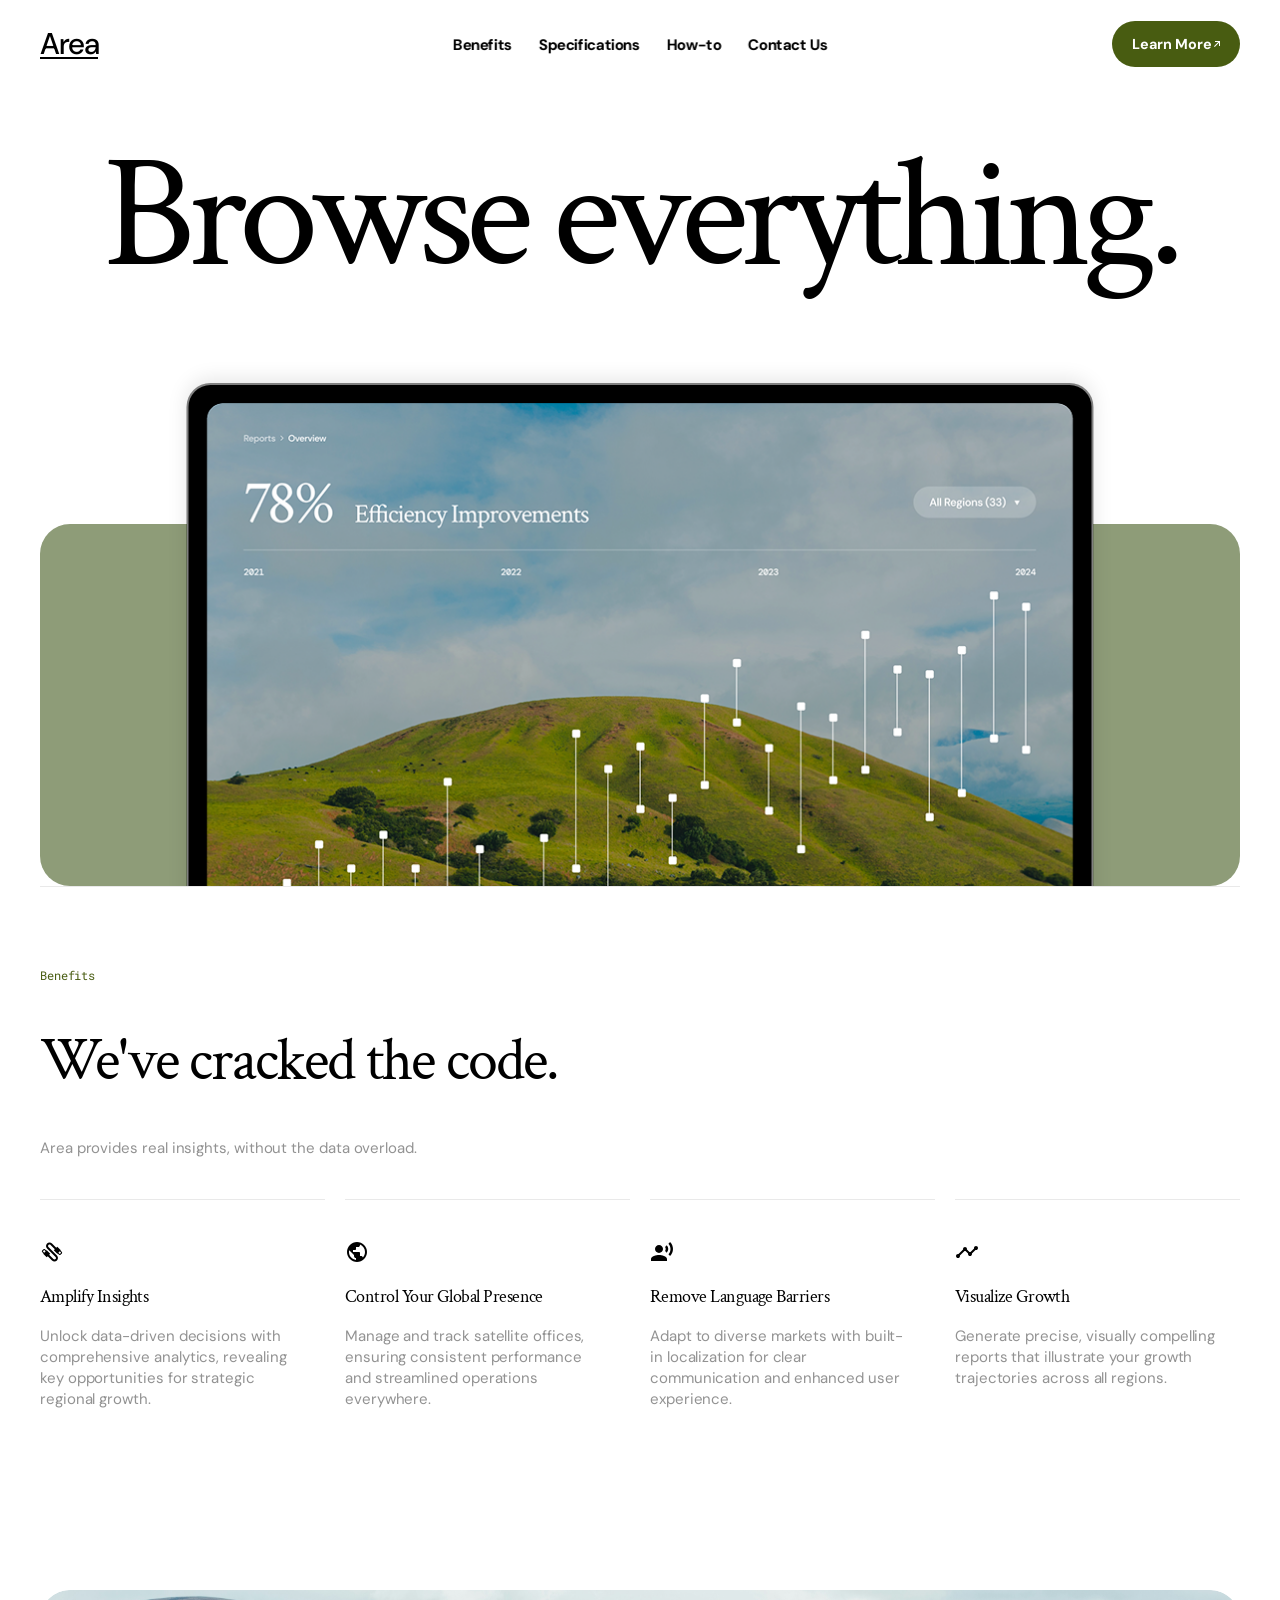
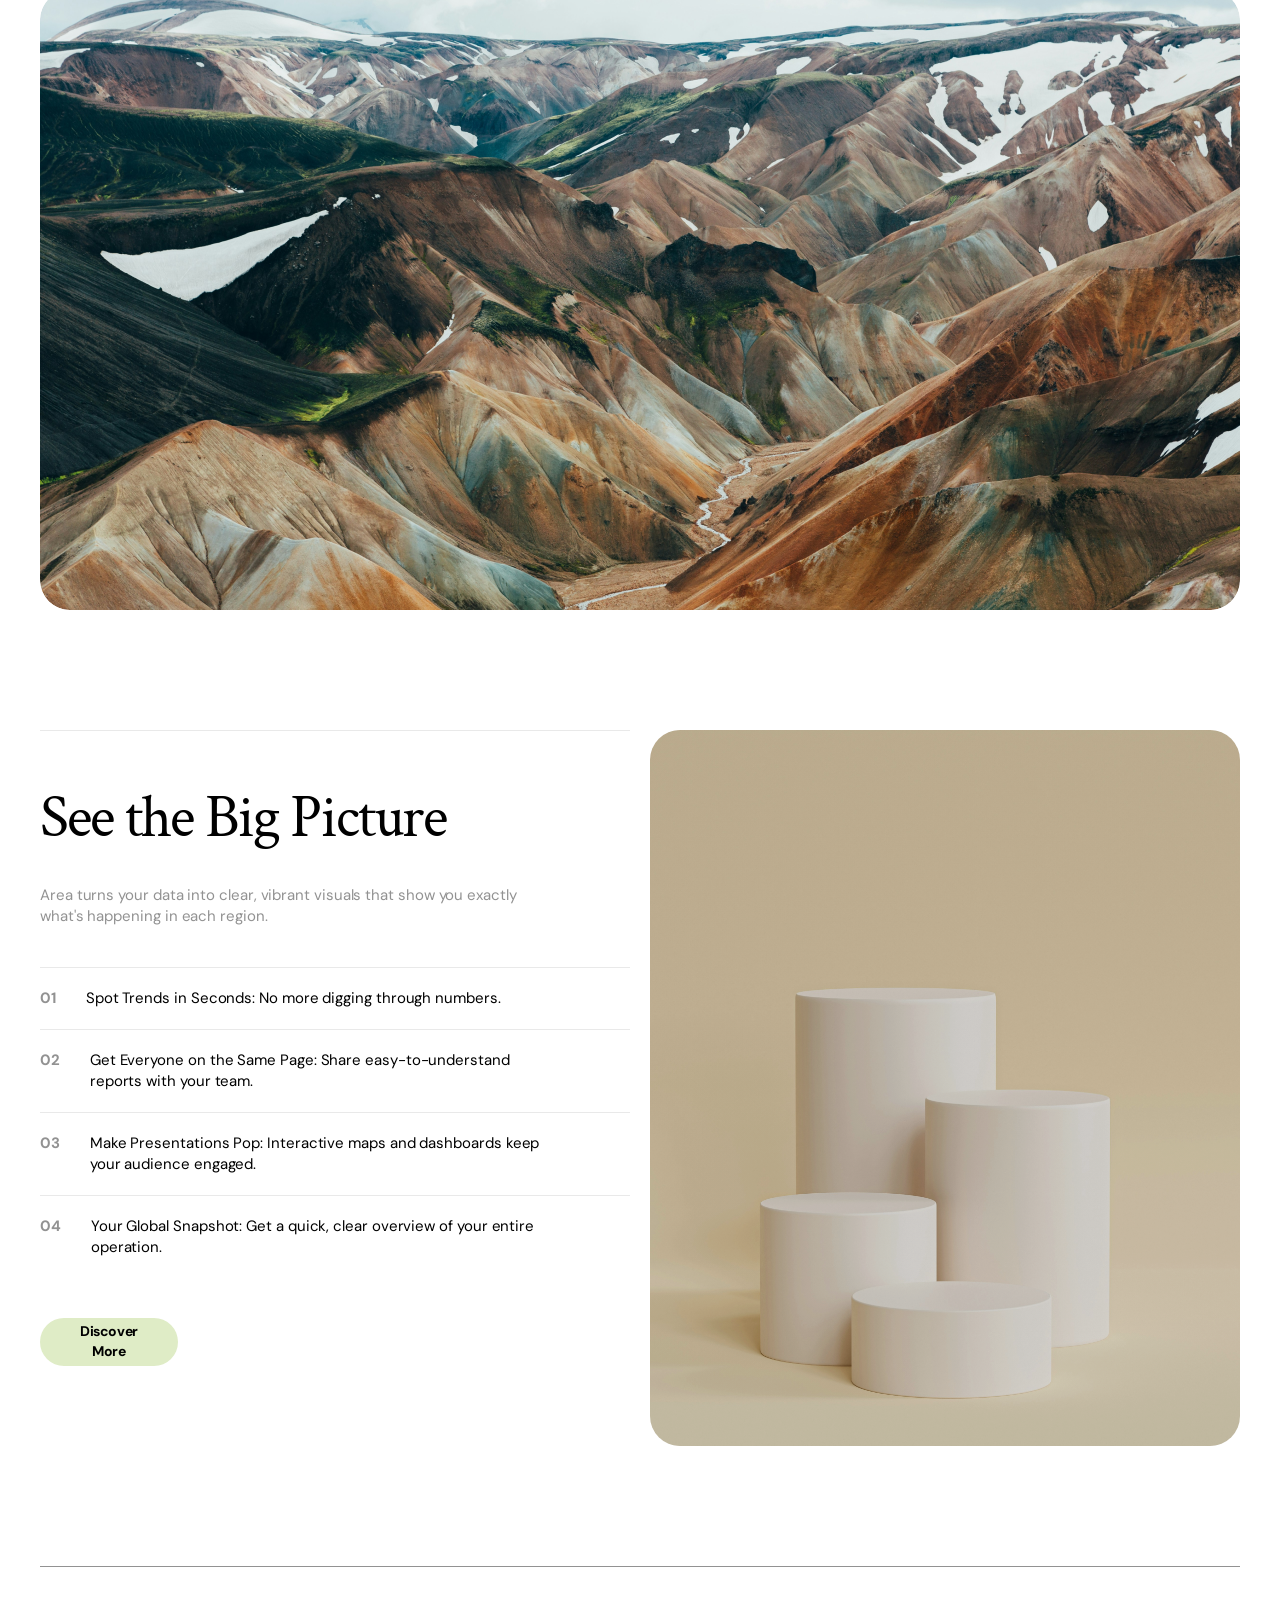
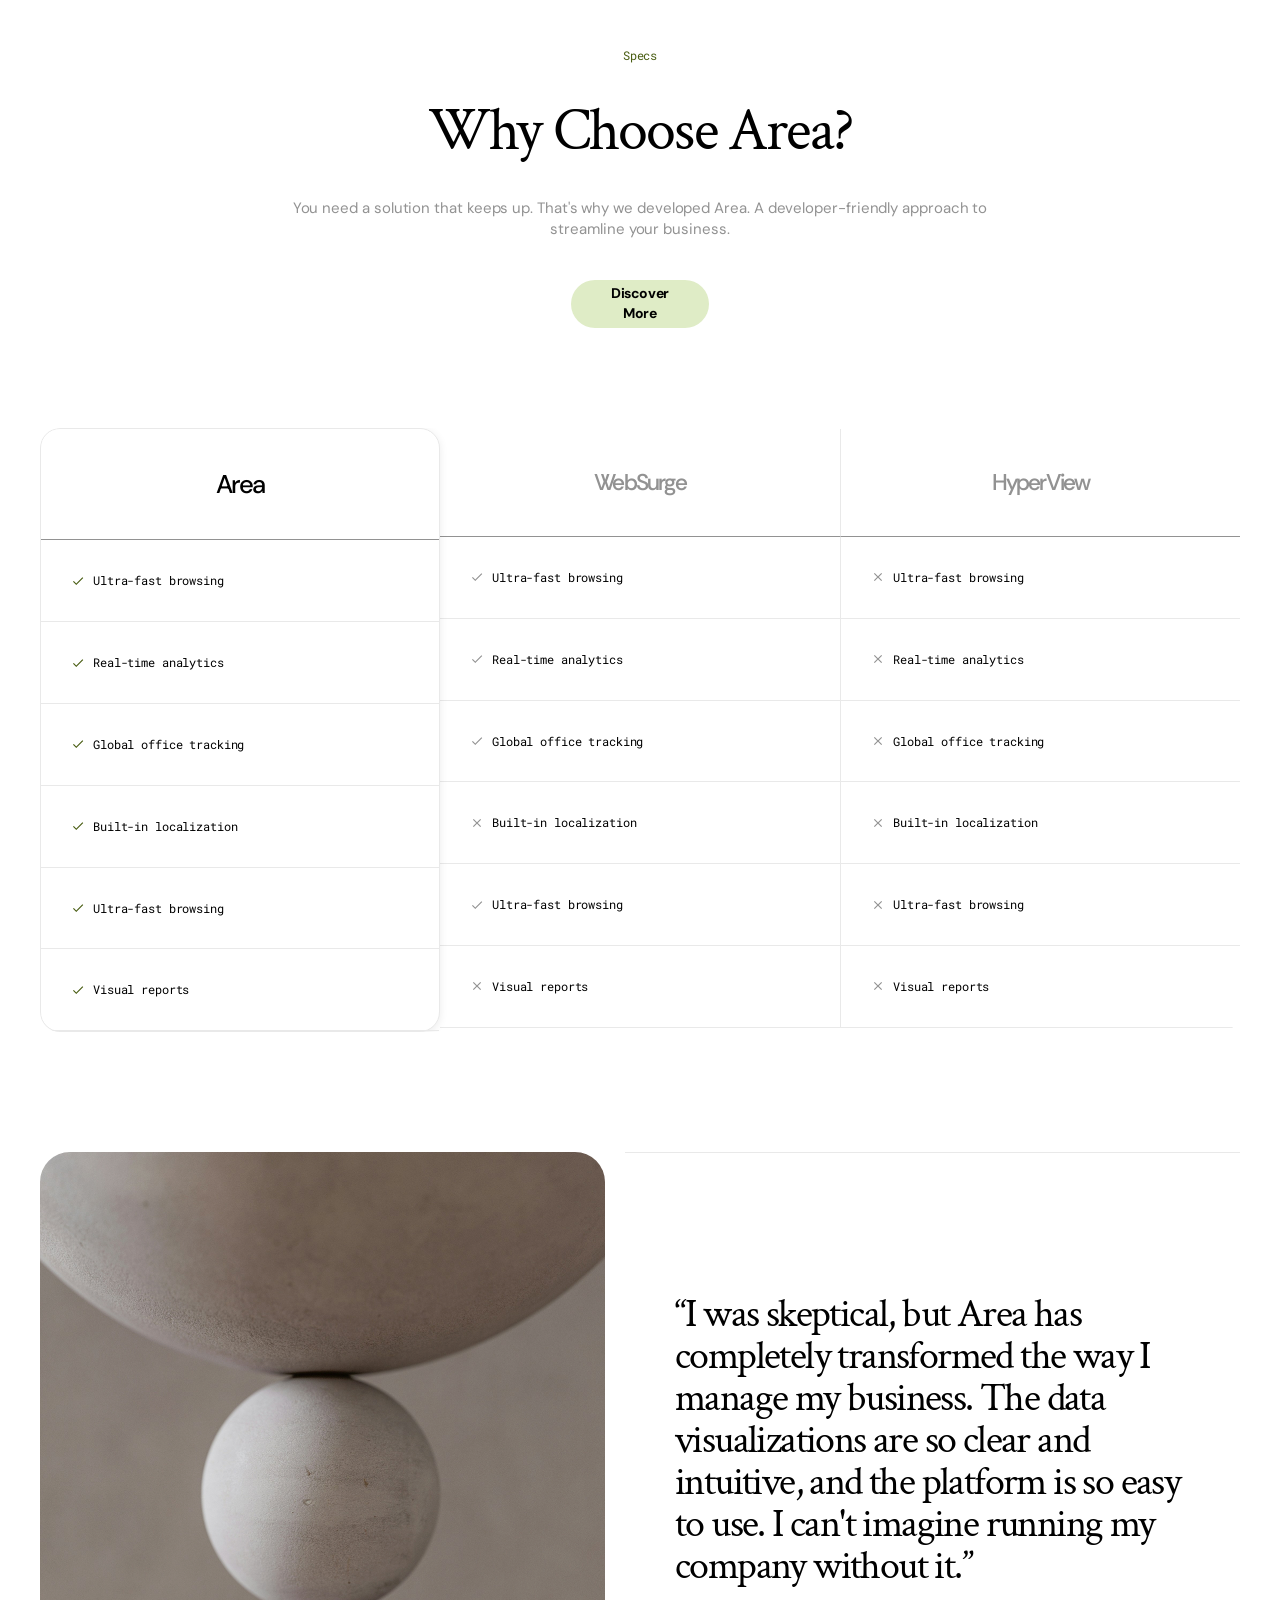
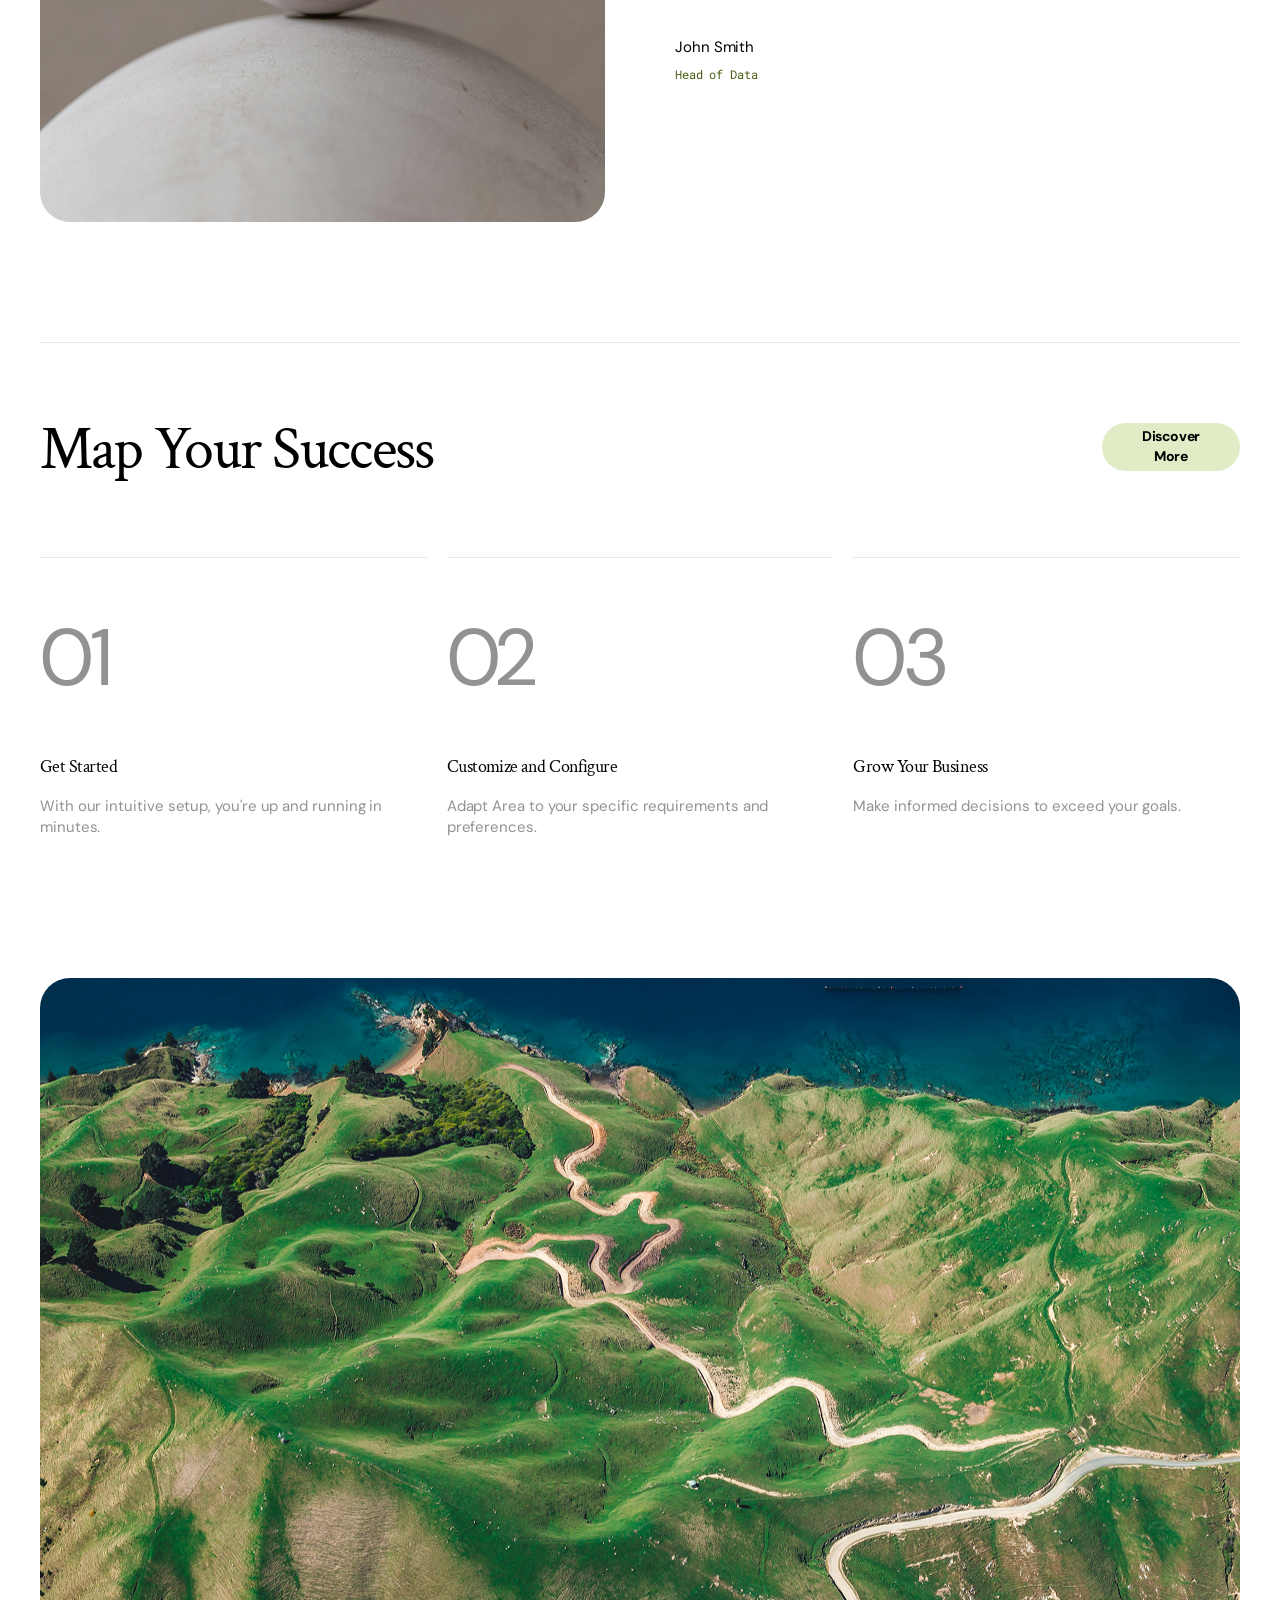
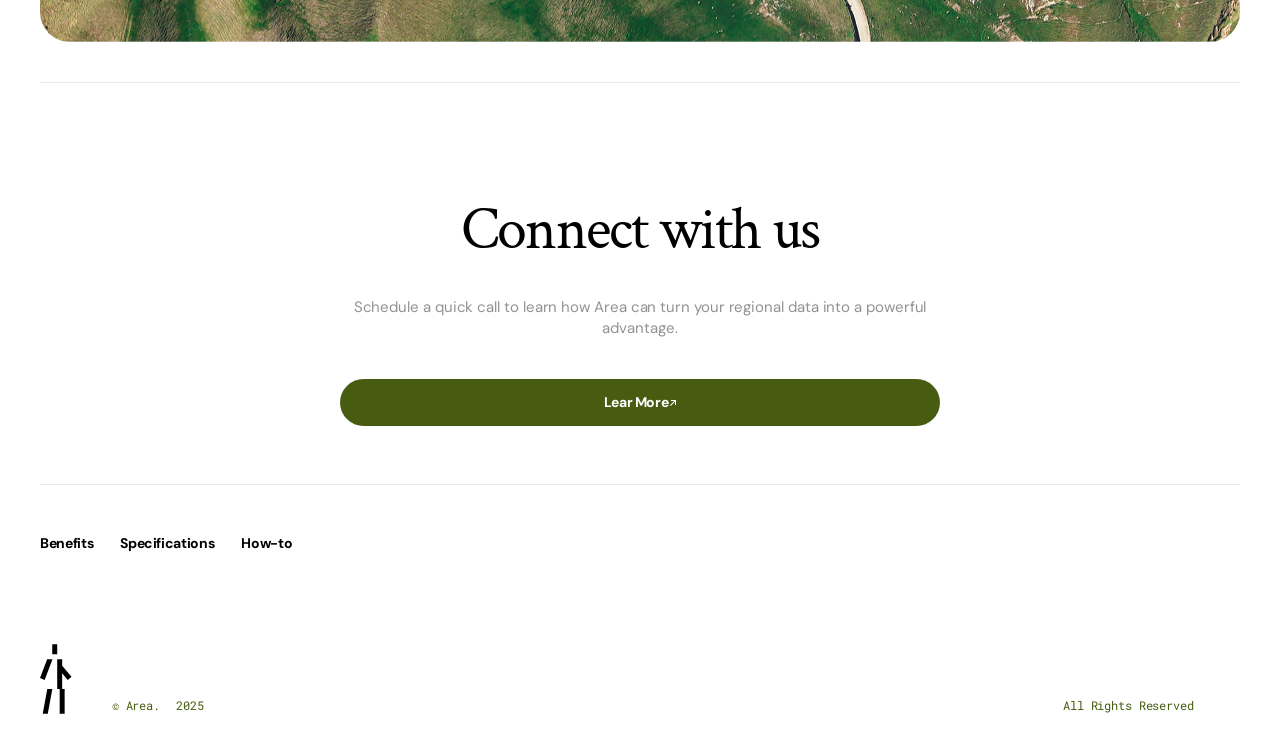
<file: modern-product-launch/index.html>
<!doctype html>
<html lang="fr">
  <head>
    <meta charset="UTF-8" />
    <meta name="viewport" content="width=device-width, initial-scale=1.0" />
    <title>Modern Product Launch</title>
    <link rel="preconnect" href="https://fonts.googleapis.com" />
    <link rel="preconnect" href="https://fonts.gstatic.com" crossorigin />
    <link
      href="https://fonts.googleapis.com/css2?family=Crimson+Text:ital,wght@0,400;1,400&family=DM+Sans:ital,opsz,wght@0,9..40,400..700;1,9..40,400..700&family=Rethink+Sans:ital,wght@0,400..800;1,400..800&family=Roboto+Mono:ital,wght@0,400..700;1,400..700&display=swap"
      rel="stylesheet"
    />
    <link rel="stylesheet" href="./css/style.css" />
  </head>
  <body>
    <nav class="navigation">
      <a href="#" class="brand-logo">Area</a>

      <div class="nav-items">
        <ul>
          <li><a href="#benefits">Benefits</a></li>
          <li><a href="#specifications">Specifications</a></li>
          <li><a href="#how-to">How-to</a></li>
          <li><a href="#contact">Contact Us</a></li>
        </ul>
      </div>

      <a
        href="https://www.figma.com/fr-fr/sites/"
        target="_blank"
        class="btn-primary"
      >
        <span>Learn More</span>
        <div class="arrow">
          <svg
            width="6"
            height="6"
            viewBox="0 0 6 6"
            fill="none"
            xmlns="http://www.w3.org/2000/svg"
          >
            <path
              d="M5.01037 4.9934V1.05184L5.64939 1.09142L0.735155 6.01131L0 5.27615L4.91423 0.361923L4.96513 1.00094H1.0066V0L6 0.0113101V4.9934H5.01037Z"
              fill="currentColor"
            />
          </svg>
        </div>
      </a>
    </nav>
    <header>
      <h1 class="hero-title">Browse everything.</h1>
      <div class="hero-scene">
        <div class="ipad">
          <!-- Chemin d'image corrigé -->
          <img
            src="./assets/images/Ipad.png"
            alt="Aperçu du tableau de bord d'analyse"
            class="inner-screen"
          />
        </div>
      </div>
    </header>
    <main>
      <!-- Ajout de id="benefits" -->
      <div id="benefits" class="Benefits">
        <section class="headlines">
          <div class="Text">
            <h2>Benefits</h2>
            <p class="headline">We've cracked the code.</p>
            <p class="subtext">
              Area provides real insights, without the data overload.
            </p>
          </div>

          <div class="icons-module">
            <div class="icon-lockup">
              <svg
                width="24"
                height="24"
                viewBox="0 0 24 24"
                fill="none"
                xmlns="http://www.w3.org/2000/svg"
              >
                <path
                  d="M7.05305 3.4998C5.68305 4.8798 5.68305 7.0998 7.05305 8.4698L15.543 16.9498C16.123 17.5398 16.123 18.4998 15.543 19.0698C14.953 19.6598 14.003 19.6598 13.413 19.0698L9.17305 14.8298L10.233 13.7698L6.70305 10.2298L6.34305 10.5898L4.93305 9.1698C4.54305 8.7798 3.91305 8.7798 3.50305 9.1698L2.10305 10.5898C1.71305 10.9998 1.71305 11.6098 2.10305 11.9998L3.50305 13.4098L3.16305 13.7698L6.70305 17.2998L7.76305 16.2398L12.003 20.4998C13.373 21.8498 15.583 21.8498 16.953 20.4998C18.323 19.1198 18.323 16.8998 16.953 15.5398L8.46305 7.0498C7.88305 6.4598 7.88305 5.4998 8.46305 4.9298C9.05305 4.3398 10.003 4.3398 10.593 4.9298L14.833 9.1698L13.773 10.2298L17.303 13.7698L17.663 13.4098L19.073 14.8298C19.463 15.2198 20.103 15.2198 20.503 14.8298L21.903 13.4098C22.293 12.9998 22.293 12.3898 21.903 11.9998L20.503 10.5898L20.843 10.2298L17.303 6.6998L16.243 7.7598L12.003 3.4998C10.633 2.1498 8.42305 2.1498 7.05305 3.4998ZM2.81305 11.2898L4.22305 9.8798L5.64305 11.2898L4.22305 12.7098M18.363 12.7098L19.783 11.2898L21.193 12.7098L19.783 14.1198L18.363 12.7098Z"
                  fill="black"
                />
              </svg>

              <div class="icon-text">
                <p class="icon-title">Amplify Insights</p>
                <p class="icon-desc">
                  Unlock data-driven decisions with comprehensive analytics,
                  revealing key opportunities for strategic regional growth.
                </p>
              </div>
            </div>

            <div class="icon-lockup">
              <svg
                width="24"
                height="24"
                viewBox="0 0 24 24"
                fill="none"
                xmlns="http://www.w3.org/2000/svg"
              >
                <path
                  d="M17.9 17.39C17.64 16.59 16.89 16 16 16H15V13C15 12.7348 14.8946 12.4804 14.7071 12.2929C14.5196 12.1054 14.2652 12 14 12H8V10H10C10.2652 10 10.5196 9.89464 10.7071 9.70711C10.8946 9.51957 11 9.26522 11 9V7H13C13.5304 7 14.0391 6.78929 14.4142 6.41421C14.7893 6.03914 15 5.53043 15 5V4.59C17.93 5.77 20 8.64 20 12C20 14.08 19.2 15.97 17.9 17.39ZM11 19.93C7.05 19.44 4 16.08 4 12C4 11.38 4.08 10.78 4.21 10.21L9 15V16C9 16.5304 9.21071 17.0391 9.58579 17.4142C9.96086 17.7893 10.4696 18 11 18M12 2C10.6868 2 9.38642 2.25866 8.17317 2.7612C6.95991 3.26375 5.85752 4.00035 4.92893 4.92893C3.05357 6.8043 2 9.34784 2 12C2 14.6522 3.05357 17.1957 4.92893 19.0711C5.85752 19.9997 6.95991 20.7362 8.17317 21.2388C9.38642 21.7413 10.6868 22 12 22C14.6522 22 17.1957 20.9464 19.0711 19.0711C20.9464 17.1957 22 14.6522 22 12C22 10.6868 21.7413 9.38642 21.2388 8.17317C20.7362 6.95991 19.9997 5.85752 19.0711 4.92893C18.1425 4.00035 17.0401 3.26375 15.8268 2.7612C14.6136 2.25866 13.3132 2 12 2Z"
                  fill="black"
                />
              </svg>

              <div class="icon-text">
                <p class="icon-title">Control Your Global Presence</p>
                <p class="icon-desc">
                  Manage and track satellite offices, ensuring consistent
                  performance and streamlined operations everywhere.
                </p>
              </div>
            </div>

            <div class="icon-lockup">
              <svg
                width="24"
                height="24"
                viewBox="0 0 24 24"
                fill="none"
                xmlns="http://www.w3.org/2000/svg"
              >
                <path
                  d="M9 5C10.0609 5 11.0783 5.42143 11.8284 6.17157C12.5786 6.92172 13 7.93913 13 9C13 10.0609 12.5786 11.0783 11.8284 11.8284C11.0783 12.5786 10.0609 13 9 13C7.93913 13 6.92172 12.5786 6.17157 11.8284C5.42143 11.0783 5 10.0609 5 9C5 7.93913 5.42143 6.92172 6.17157 6.17157C6.92172 5.42143 7.93913 5 9 5ZM9 15C11.67 15 17 16.34 17 19V21H1V19C1 16.34 6.33 15 9 15ZM16.76 5.36C18.78 7.56 18.78 10.61 16.76 12.63L15.08 10.94C15.92 9.76 15.92 8.23 15.08 7.05L16.76 5.36ZM20.07 2C24 6.05 23.97 12.11 20.07 16L18.44 14.37C21.21 11.19 21.21 6.65 18.44 3.63L20.07 2Z"
                  fill="black"
                />
              </svg>

              <div class="icon-text">
                <p class="icon-title">Remove Language Barriers</p>
                <p class="icon-desc">
                  Adapt to diverse markets with built-in localization for clear
                  communication and enhanced user experience.
                </p>
              </div>
            </div>

            <div class="icon-lockup">
              <svg
                width="24"
                height="24"
                viewBox="0 0 24 24"
                fill="none"
                xmlns="http://www.w3.org/2000/svg"
              >
                <path
                  d="M3 14L3.5 14.07L8.07 9.5C7.89 8.85 8.06 8.11 8.59 7.59C9.37 6.8 10.63 6.8 11.41 7.59C11.94 8.11 12.11 8.85 11.93 9.5L14.5 12.07L15 12C15.18 12 15.35 12 15.5 12.07L19.07 8.5C19 8.35 19 8.18 19 8C19 7.46957 19.2107 6.96086 19.5858 6.58579C19.9609 6.21071 20.4696 6 21 6C21.5304 6 22.0391 6.21071 22.4142 6.58579C22.7893 6.96086 23 7.46957 23 8C23 8.53043 22.7893 9.03914 22.4142 9.41421C22.0391 9.78929 21.5304 10 21 10C20.82 10 20.65 10 20.5 9.93L16.93 13.5C17 13.65 17 13.82 17 14C17 14.5304 16.7893 15.0391 16.4142 15.4142C16.0391 15.7893 15.5304 16 15 16C14.4696 16 13.9609 15.7893 13.5858 15.4142C13.2107 15.0391 13 14.5304 13 14L13.07 13.5L10.5 10.93C10.18 11 9.82 11 9.5 10.93L4.93 15.5L5 16C5 16.5304 4.78929 17.0391 4.41421 17.4142C4.03914 17.7893 3.53043 18 3 18C2.46957 18 1.96086 17.7893 1.58579 17.4142C1.21071 17.0391 1 16.5304 1 16C1 15.4696 1.21071 14.9609 1.58579 14.5858C1.96086 14.2107 2.46957 14 3 14Z"
                  fill="black"
                />
              </svg>

              <div class="icon-text">
                <p class="icon-title">Visualize Growth</p>
                <p class="icon-desc">
                  Generate precise, visually compelling reports that illustrate
                  your growth trajectories across all regions.
                </p>
              </div>
            </div>
          </div>
        </section>

        <div class="hero-image"></div>
      </div>

      <!-- Ajout de id="learn-more" -->
      <section id="learn-more" class="features-carousel">
        <div class="features-text">
          <div class="features-title">
            <h2 class="features-headline">See the Big Picture</h2>
            <p class="features-subtext">
              Area turns your data into clear, vibrant visuals that show you
              exactly what's happening in each region.
            </p>
          </div>

          <ul class="features-list">
            <li class="features-item">
              <span class="item-number">01</span>
              <p class="item-text">
                Spot Trends in Seconds: No more digging through numbers.
              </p>
            </li>
            <li class="features-item">
              <span class="item-number">02</span>
              <p class="item-text">
                Get Everyone on the Same Page: Share easy-to-understand reports
                with your team.
              </p>
            </li>
            <li class="features-item">
              <span class="item-number">03</span>
              <p class="item-text">
                Make Presentations Pop: Interactive maps and dashboards keep
                your audience engaged.
              </p>
            </li>
            <li class="features-item">
              <span class="item-number">04</span>
              <p class="item-text">
                Your Global Snapshot: Get a quick, clear overview of your entire
                operation.
              </p>
            </li>
          </ul>

          <a
            href="https://www.figma.com/fr-fr/sites/"
            target="_blank"
            class="btn-secondary"
            >Discover More</a
          >
        </div>

        <div class="features-image"></div>
      </section>

      <!-- Ajout de id="specifications" -->
      <section id="specifications" class="specifications">
        <div class="specs-content">
          <div class="specs-text">
            <p class="specs-label">Specs</p>
            <h2 class="specs-headline">Why Choose Area?</h2>
            <p class="specs-subtext">
              You need a solution that keeps up. That's why we developed Area. A
              developer-friendly approach to streamline your business.
            </p>
            <a
              href="https://www.figma.com/fr-fr/sites/"
              target="_blank"
              class="btn-secondary"
              >Discover More</a
            >
          </div>
        </div>

        <div class="specs-table">
          <div class="specs-column specs-column--featured">
            <div class="specs-item specs-item--header">
              <span class="specs-brand">Area</span>
            </div>
            <div class="specs-item">
              <span class="check-icon check-icon--active"></span
              ><span class="specs-feature">Ultra-fast browsing</span>
            </div>
            <div class="specs-item">
              <span class="check-icon check-icon--active"></span
              ><span class="specs-feature">Real-time analytics</span>
            </div>
            <div class="specs-item">
              <span class="check-icon check-icon--active"></span
              ><span class="specs-feature">Global office tracking</span>
            </div>
            <div class="specs-item">
              <span class="check-icon check-icon--active"></span
              ><span class="specs-feature">Built-in localization</span>
            </div>
            <div class="specs-item">
              <span class="check-icon check-icon--active"></span
              ><span class="specs-feature">Ultra-fast browsing</span>
            </div>
            <div class="specs-item">
              <span class="check-icon check-icon--active"></span
              ><span class="specs-feature">Visual reports</span>
            </div>
          </div>

          <div class="specs-column">
            <div class="specs-item specs-item--header">
              <span class="specs-brand specs-brand--muted">WebSurge</span>
            </div>
            <div class="specs-item">
              <span class="check-icon check-icon--muted"></span
              ><span class="specs-feature">Ultra-fast browsing</span>
            </div>
            <div class="specs-item">
              <span class="check-icon check-icon--muted"></span
              ><span class="specs-feature">Real-time analytics</span>
            </div>
            <div class="specs-item">
              <span class="check-icon check-icon--muted"></span
              ><span class="specs-feature">Global office tracking</span>
            </div>
            <div class="specs-item">
              <span class="close-icon"></span
              ><span class="specs-feature">Built-in localization</span>
            </div>
            <div class="specs-item">
              <span class="check-icon check-icon--muted"></span
              ><span class="specs-feature">Ultra-fast browsing</span>
            </div>
            <div class="specs-item">
              <span class="close-icon"></span
              ><span class="specs-feature">Visual reports</span>
            </div>
          </div>

          <div class="specs-column specs-column--last">
            <div class="specs-item specs-item--header">
              <span class="specs-brand specs-brand--muted">HyperView</span>
            </div>
            <div class="specs-item">
              <span class="close-icon"></span
              ><span class="specs-feature">Ultra-fast browsing</span>
            </div>
            <div class="specs-item">
              <span class="close-icon"></span
              ><span class="specs-feature">Real-time analytics</span>
            </div>
            <div class="specs-item">
              <span class="close-icon"></span
              ><span class="specs-feature">Global office tracking</span>
            </div>
            <div class="specs-item">
              <span class="close-icon"></span
              ><span class="specs-feature">Built-in localization</span>
            </div>
            <div class="specs-item">
              <span class="close-icon"></span
              ><span class="specs-feature">Ultra-fast browsing</span>
            </div>
            <div class="specs-item">
              <span class="close-icon"></span
              ><span class="specs-feature">Visual reports</span>
            </div>
          </div>
        </div>
      </section>

      <section class="testimonial">
        <div class="testimonial-image"></div>

        <div class="testimonial-quote">
          <p class="quote-text">
            “I was skeptical, but Area has completely transformed the way I
            manage my business. The data visualizations are so clear and
            intuitive, and the platform is so easy to use. I can't imagine
            running my company without it.”
          </p>

          <div class="quote-name">
            <p class="quote-author">John Smith</p>
            <p class="quote-role">Head of Data</p>
          </div>
        </div>
      </section>

      <!-- Ajout de id="how-to" -->
      <section id="how-to" class="how-it-works">
        <div class="how-header">
          <h2 class="how-headline">Map Your Success</h2>
          <a
            href="https://www.figma.com/fr-fr/sites/"
            target="_blank"
            class="btn-secondary"
            >Discover More</a
          >
        </div>

        <div class="how-lockups">
          <div class="how-lockup">
            <span class="how-number">01</span>
            <div class="how-text">
              <p class="how-title">Get Started</p>
              <p class="how-desc">
                With our intuitive setup, you're up and running in minutes.
              </p>
            </div>
          </div>

          <div class="how-lockup">
            <span class="how-number">02</span>
            <div class="how-text">
              <p class="how-title">Customize and Configure</p>
              <p class="how-desc">
                Adapt Area to your specific requirements and preferences.
              </p>
            </div>
          </div>

          <div class="how-lockup">
            <span class="how-number">03</span>
            <div class="how-text">
              <p class="how-title">Grow Your Business</p>
              <p class="how-desc">
                Make informed decisions to exceed your goals.
              </p>
            </div>
          </div>
        </div>
      </section>

      <section class="hero-image-section">
        <div class="hero-image-container"></div>
      </section>

      <!-- Ajout de id="contact" -->
      <section id="contact" class="centered-cta">
        <h2 class="cta-headline">Connect with us</h2>
        <p class="cta-subtext">
          Schedule a quick call to learn how Area can turn your regional data
          into a powerful advantage.
        </p>

        <a href="#contact" class="btn-cta">
          <span>Lear More</span>
          <div class="arrow">
            <svg
              width="6"
              height="6"
              viewBox="0 0 6 6"
              fill="none"
              xmlns="http://www.w3.org/2000/svg"
            >
              <path
                d="M5.01037 4.9934V1.05184L5.64939 1.09142L0.735155 6.01131L0 5.27615L4.91423 0.361923L4.96513 1.00094H1.0066V0L6 0.0113101V4.9934H5.01037Z"
                fill="currentColor"
              />
            </svg>
          </div>
        </a>
      </section>
    </main>
    <footer class="footer">
      <div class="footer-links">
        <nav class="footer-nav">
          <a href="#benefits">Benefits</a>
          <a href="#specifications">Specifications</a>
          <a href="#how-to">How-to</a>
        </nav>
      </div>

      <div class="footer-credits">
        <div class="footer-logo">
          <svg
            width="32"
            height="70"
            viewBox="0 0 32 70"
            fill="none"
            xmlns="http://www.w3.org/2000/svg"
          >
            <path
              d="M22.3379 21.5869L31.751 32.6748L27.9258 35.9121L22.3379 29.3125V45H24.8379V70H19.8379V45H17.3379V15H22.3379V21.5869ZM12.4248 44.999L7.83789 69.999H2.75L7.33789 44.999H12.4248ZM4.6748 35.8877L0 34.1123L7.22461 15H12.5752L4.6748 35.8877ZM17.3389 9.9502H12.3389V0H17.3389V9.9502Z"
              fill="black"
            />
          </svg>
        </div>

        <div class="footer-text">
          <div class="stuff">
            <span>© Area.</span>
            <span>2025</span>
          </div>
          <span>All Rights Reserved</span>
        </div>
      </div>
    </footer>
  </body>
</html>
</file>
<file: modern-product-launch/css/style.css>
:root {
  --font-dm-sans: 'DM Sans', sans-serif;
  --font-crimson: 'Crimson Text', serif;
  --font-roboto-mono: 'Roboto Mono', monospace;
  --font-rethink: 'Rethink Sans', sans-serif;

  /* Couleurs Neutres & Fond */
  --color-black: #000000;
  --color-gray: #929292;
  --color-divider: #e9e9e9;
  --color-bg-white: #ffffff;

  /* Nuances Accent & Verts */
  --color-accent-light: #dfecc6;
  --color-accent-medium: #8e9c78;
  --color-primary: #485c11;
}

*,
*::before,
*::after {
  box-sizing: border-box;
  margin: 0;
  padding: 0;
}

html {
  scroll-behavior: smooth;
  font-size: 16px;
}

main {
  width: 100%;
  max-width: 1200px;
  height: 5997.67px;
  display: flex;
  flex-direction: column;
  justify-content: flex-start;
  align-items: flex-start;
  margin: 0 auto;
}

body {
  padding-left: 40px;
  padding-right: 40px;
}

a {
  color: inherit;
  text-decoration: none;
  display: inline-block;
}

ul,
ol {
  list-style: none;
}

svg {
  display: block;
}

/* --- NAVIGATION CONTAINER --- */

.navigation {
  position: relative;
  display: flex;
  align-items: center;
  justify-content: space-between;
  flex-direction: row;
  width: 100%;
  max-width: 1200px;
  height: 148px;
  margin: 0 auto;
  padding: 20px 0 80px;
}

/* --- LOGO (GAUCHE) --- */
.brand-logo {
  font-family: var(--font-dm-sans);
  font-weight: 500;
  font-size: 30px;
  letter-spacing: -0.05em;
  line-height: 120%;
  color: var(--color-black);
  text-decoration: underline;
  text-decoration-thickness: 2px;
  text-underline-offset: 3px;
}

/* --- MENU FLOATTANT (CENTRE) --- */
.nav-items {
  display: flex;
  align-items: center;
  justify-content: center;
  padding: 0 24px;
  height: 60px;
  width: fit-content;

  background: rgba(255, 255, 255, 0.4);
  backdrop-filter: blur(15px);
  -webkit-backdrop-filter: blur(15px);
  border-radius: 100px;
  border: 1px solid rgba(255, 255, 255, 0.2);

  position: fixed;
  top: 16px;
  left: 50%;
  transform: translateX(-50%);
  z-index: 100;
}
.nav-items ul {
  display: flex;
  align-items: center;
  gap: 27px;
  margin: 0;
  padding: 0;
}

.nav-items a {
  font-family: var(--font-dm-sans);
  font-weight: 700;
  font-size: 0.95rem;
  line-height: 140%;
  letter-spacing: -0.025em;
  color: var(--color-black);
  white-space: nowrap;
  transition: color 0.2s ease;
}

.nav-items a:hover {
  color: var(--color-gray);
}

/* --- BOUTON CTA (DROITE) --- */
.btn-primary {
  display: flex;
  align-items: center;
  gap: 2px;
  background-color: var(--color-primary);
  padding: 14px 20px;
  border-radius: 1000px;
  font-family: var(--font-dm-sans);
  font-weight: 700;
  font-size: 0.9rem;
  transition:
    background-color 0.25s cubic-bezier(0.4, 0, 0.2, 1),
    color 0.25s cubic-bezier(0.4, 0, 0.2, 1);
}

.arrow,
.btn-primary span {
  color: #ffffff;
}

.btn-primary:hover {
  background-color: var(--color-accent-medium);
}
.btn-primary:hover .arrow {
  transform: translate(2px, -2px);
}

/* --- HEADER --- */
header {
  position: relative;
  display: flex;
  flex-direction: column;
  justify-content: flex-start;
  align-items: center;
  margin: 0 auto;
  width: 100%;
  max-width: 1200px;
  height: 738px;
  gap: 240px;
  z-index: 1;
}

.hero-title {
  position: relative;
  font-family: var(--font-crimson);
  width: 1083px;
  height: auto;
  font-size: 160px;
  font-weight: 400;
  line-height: 85%;
  letter-spacing: -0.05em;
  text-align: center;
  color: var(--color-black);
}

.hero-scene {
  position: relative;
  width: 100%;
  max-width: 1200px;
  height: 362px;
  background: var(--color-accent-medium);
  border-radius: 30px;
  clip-path: inset(-300px -300px 0px -300px);
}

.ipad {
  box-sizing: border-box;
  position: absolute;
  width: 907px;
  height: 644px;
  left: 50%;
  top: 50%;
  transform: translate(-50%, -50%);

  background: var(--color-black);
  border-width: 2px 2px 0 2px;
  border-style: solid;
  border-color: rgba(255, 255, 255, 0.5);
  box-shadow: 0 -4px 20px rgba(0, 0, 0, 0.1);
  border-radius: 24px;

  overflow: hidden;
  display: flex;
  align-items: center;
  justify-content: center;
  padding: 18px;
}

.inner-screen {
  width: 100%;
  height: 100%;
  object-fit: contain;
  object-position: top;
  display: block;
  border-radius: 16px;
}

/* --- BENEFITS SECTION --- */

.Benefits {
  width: 100%;
  max-width: 1200px;
  padding-bottom: 120px;
}

.headlines {
  box-sizing: border-box;
  width: 100%;
  padding: 80px 0 60px;
  border-top: 0.5px solid var(--color-divider);
}

.Text {
  width: 100%;
  max-width: 1200px;
  padding-right: 400px;
  gap: 50px;
  display: flex;
  flex-direction: column;
  justify-content: flex-start;
  align-items: flex-start;
}

.Text h2 {
  font-family: var(--font-roboto-mono);
  font-weight: 400;
  font-size: 12px;
  line-height: 140%;
  letter-spacing: -0.01em;
  color: var(--color-primary);
}

.Text p:first-of-type {
  font-family: var(--font-crimson);
  font-weight: 400;
  font-size: 60px;
  line-height: 90%;
  letter-spacing: -0.03em;
  color: var(--color-black);
}

.Text p:last-of-type {
  font-family: var(--font-dm-sans);
  font-weight: 400;
  font-size: 15px;
  line-height: 140%;
  letter-spacing: -0.005em;
  color: var(--color-gray);
}

.Text .headline {
  font-family: var(--font-crimson);
  font-weight: 400;
  font-size: 60px;
  line-height: 90%;
  letter-spacing: -0.03em;
  color: var(--color-black);
}

.Text .subtext {
  font-family: var(--font-dm-sans);
  font-weight: 400;
  font-size: 15px;
  line-height: 140%;
  letter-spacing: -0.005em;
  color: var(--color-gray);
}

/* --- ICONS MODULE --- */

.icons-module {
  width: 100%;
  display: flex;
  flex-direction: row;
  flex-wrap: wrap;
  align-items: flex-start;
  align-content: flex-start;
  gap: 20px;
  padding-top: 40px;
}

.icon-lockup {
  box-sizing: border-box;
  flex: 1 1 265px;
  min-width: 265px;
  display: flex;
  flex-direction: column;
  align-items: flex-start;
  gap: 24px;
  padding: 40px 20px 40px 0;
  border-top: 1px solid var(--color-divider);
}

.icon-lockup .icon {
  width: 24px;
  height: 24px;
  flex-shrink: 0;
}

.icon-text {
  display: flex;
  flex-direction: column;
  align-items: flex-start;
  gap: 20px;
  width: 100%;
}

.icon-title {
  font-family: var(--font-crimson);
  font-weight: 400;
  font-size: 18px;
  line-height: 100%;
  letter-spacing: -0.03em;
  color: var(--color-black);
}

.icon-desc {
  font-family: var(--font-dm-sans);
  font-weight: 400;
  font-size: 15px;
  line-height: 140%;
  letter-spacing: -0.005em;
  color: var(--color-gray);
}

/* --- HERO IMAGE (Benefits section) --- */

.hero-image {
  width: 100%;
  height: 620px;
  background-image: url('../assets/images/carousel.png');
  background-size: cover;
  background-position: center;
  border-radius: 30px;
  margin-top: 80px;
}

/* --- FEATURES CAROUSEL --- */

.features-carousel {
  width: 100%;
  max-width: 1200px;
  display: flex;
  flex-direction: row;
  align-items: flex-start;
  gap: 20px;
  padding-bottom: 120px;
}

.features-text {
  box-sizing: border-box;
  flex: 1 1 590px;
  display: flex;
  flex-direction: column;
  align-items: flex-start;
  gap: 40px;
  padding: 60px 0 80px;
  border-top: 1px solid var(--color-divider);
}

.features-title {
  display: flex;
  flex-direction: column;
  align-items: flex-start;
  gap: 40px;
  width: 100%;
  padding-right: 80px;
}

.features-headline {
  font-family: var(--font-crimson);
  font-weight: 400;
  font-size: 60px;
  line-height: 90%;
  letter-spacing: -0.03em;
  color: var(--color-black);
  max-width: 510px;
}

.features-subtext {
  font-family: var(--font-dm-sans);
  font-weight: 400;
  font-size: 15px;
  line-height: 140%;
  letter-spacing: -0.005em;
  color: var(--color-gray);
  max-width: 510px;
}

.features-list {
  width: 100%;
  display: flex;
  flex-direction: column;
}

.features-item {
  box-sizing: border-box;
  display: flex;
  flex-direction: row;
  align-items: flex-start;
  justify-content: center;
  gap: 30px;
  padding: 20px 80px 20px 0;
  border-top: 1px solid var(--color-divider);
}

.item-number {
  font-family: var(--font-dm-sans);
  font-weight: 700;
  font-size: 15px;
  line-height: 140%;
  letter-spacing: -0.005em;
  color: var(--color-gray);
  flex-shrink: 0;
}

.item-text {
  font-family: var(--font-dm-sans);
  font-weight: 400;
  font-size: 15px;
  line-height: 140%;
  letter-spacing: -0.005em;
  color: var(--color-black);
  flex: 1;
}

.btn-secondary {
  display: flex;
  justify-content: center;
  align-items: center;
  padding: 14px 22px;
  width: 138px;
  height: 48px;
  background-color: var(--color-accent-light);
  border-radius: 1000px;
  font-family: var(--font-dm-sans);
  font-weight: 700;
  font-size: 14px;
  line-height: 140%;
  letter-spacing: -0.025em;
  color: var(--color-black);
  text-align: center;
  transition:
    background-color 0.25s cubic-bezier(0.4, 0, 0.2, 1),
    color 0.25s cubic-bezier(0.4, 0, 0.2, 1);
}

.btn-secondary:hover {
  color: var(--color-bg-white);
  background-color: var(--color-accent-medium);
}

.features-image {
  flex: 1 1 590px;
  align-self: stretch;
  background-image:
    linear-gradient(0deg, rgba(0, 0, 0, 0.06), rgba(0, 0, 0, 0.06)),
    url('../assets/images/pillars.png');
  background-size: cover;
  background-position: center;
  border-radius: 30px;
}

/* --- SPECIFICATIONS TABLE --- */

.specifications {
  width: 100%;
  max-width: 1200px;
  display: flex;
  flex-direction: column;
  align-items: flex-start;
  gap: 20px;
  padding-bottom: 120px;
}

.specs-content {
  box-sizing: border-box;
  width: 100%;
  display: flex;
  justify-content: center;
  padding: 80px 240px;
  border-top: 1px solid var(--color-gray);
}

.specs-text {
  display: flex;
  flex-direction: column;
  align-items: center;
  gap: 40px;
  width: 100%;
  max-width: 720px;
  text-align: center;
}

.specs-label {
  font-family: var(--font-roboto-mono);
  font-weight: 400;
  font-size: 12px;
  line-height: 140%;
  letter-spacing: -0.01em;
  color: var(--color-primary);
}

.specs-headline {
  font-family: var(--font-crimson);
  font-weight: 400;
  font-size: 60px;
  line-height: 90%;
  letter-spacing: -0.03em;
  color: var(--color-black);
}

.specs-subtext {
  font-family: var(--font-dm-sans);
  font-weight: 400;
  font-size: 15px;
  line-height: 140%;
  letter-spacing: -0.005em;
  color: var(--color-gray);
}

/* --- TABLE --- */

.specs-table {
  width: 100%;
  display: flex;
  flex-direction: row;
  align-items: flex-start;
  border-radius: 20px;
  overflow-x: auto;
}

.specs-column {
  box-sizing: border-box;
  flex: 1 1 400px;
  min-width: 200px;
  display: flex;
  flex-direction: column;
}

.specs-column--featured {
  background: var(--color-bg-white);
  border: 1px solid var(--color-divider);
  box-shadow: 0 2px 8px rgba(0, 0, 0, 0.08);
  border-radius: 20px;
  z-index: 1;
}

.specs-column:not(.specs-column--featured) {
  border-top: 1px solid transparent;
}

.specs-column--last .specs-item {
  border-left: 0.5px solid var(--color-divider);
}

.specs-item {
  box-sizing: border-box;
  display: flex;
  align-items: center;
  gap: 8px;
  padding: 32px 30px;
  border-bottom: 0.5px solid var(--color-divider);
}

.specs-item--header {
  justify-content: center;
  padding: 40px 30px;
  border-bottom: 1px solid var(--color-gray);
}

.specs-brand {
  font-family: var(--font-dm-sans);
  font-weight: 500;
  font-size: 25.7143px;
  line-height: 120%;
  letter-spacing: -0.08em;
  color: var(--color-black);
}

.specs-brand--muted {
  font-family: var(--font-rethink);
  font-weight: 500;
  font-size: 22.8571px;
  color: var(--color-gray);
}

.specs-feature {
  font-family: var(--font-roboto-mono);
  font-weight: 400;
  font-size: 12px;
  line-height: 140%;
  letter-spacing: -0.01em;
  color: var(--color-black);
  text-align: center;
}

/* Icônes check / close */

.check-icon,
.close-icon {
  width: 14px;
  height: 14px;
  flex-shrink: 0;
  display: inline-block;
  position: relative;
}

.check-icon::before {
  content: '';
  position: absolute;
  inset: 0;
  background-color: var(--color-primary);
  mask: url("data:image/svg+xml,%3Csvg xmlns='http://www.w3.org/2000/svg' viewBox='0 0 24 24'%3E%3Cpath d='M9 16.17L4.83 12l-1.42 1.41L9 19 21 7l-1.41-1.41z'/%3E%3C/svg%3E")
    center / contain no-repeat;
}

.check-icon--muted::before {
  background-color: var(--color-gray);
}

.close-icon::before {
  content: '';
  position: absolute;
  inset: 0;
  background-color: var(--color-gray);
  mask: url("data:image/svg+xml,%3Csvg xmlns='http://www.w3.org/2000/svg' viewBox='0 0 24 24'%3E%3Cpath d='M19 6.41L17.59 5 12 10.59 6.41 5 5 6.41 10.59 12 5 17.59 6.41 19 12 13.41 17.59 19 19 17.59 13.41 12z'/%3E%3C/svg%3E")
    center / contain no-repeat;
}

/* --- TESTIMONIAL SECTION --- */
.testimonial {
  display: flex;
  flex-direction: row;
  align-items: flex-start;
  justify-content: center;
  gap: 20px;
  width: 100%;
  max-width: 1200px;
  margin: 0 auto;
  padding: 0 0 120px;
}

.testimonial-image {
  flex: 1;
  width: 100%;
  max-width: 590px;
  height: 669.38px;
  background-image: url('../assets/images/balls.png');
  background-size: cover;
  background-position: center;
  border-radius: 30px;
}

.testimonial-quote {
  box-sizing: border-box;
  flex: 1;
  display: flex;
  flex-direction: column;
  justify-content: center;
  align-items: flex-start;
  gap: 50px;
  padding-left: 50px;
  border-top: 1px solid var(--color-divider, #e9e9e9);
  height: 669.38px;
}

.quote-text {
  font-family: var(--font-crimson, 'Crimson Text', serif);
  font-weight: 400;
  font-size: 40px;
  line-height: 105%;
  letter-spacing: -0.04em;
  color: var(--color-black, #000000);
  max-width: 540px;
}

.quote-name {
  display: flex;
  flex-direction: column;
  align-items: flex-start;
  gap: 8px;
}

.quote-author {
  font-family: var(--font-dm-sans, 'DM Sans', sans-serif);
  font-weight: 400;
  font-size: 15px;
  line-height: 140%;
  letter-spacing: -0.005em;
  color: var(--color-black, #000000);
}

.quote-role {
  font-family: var(--font-roboto-mono, 'Roboto Mono', monospace);
  font-weight: 400;
  font-size: 12px;
  line-height: 140%;
  letter-spacing: -0.01em;
  color: var(--color-primary, #485c11);
}

/* --- HOW IT WORKS SECTION --- */

.how-it-works {
  box-sizing: border-box;
  width: 100%;
  max-width: 1200px;
  display: flex;
  flex-direction: column;
  align-items: flex-start;
  gap: 80px;
  padding: 80px 0 120px;
  border-top: 1px solid var(--color-divider);
}

.how-header {
  width: 100%;
  display: flex;
  flex-direction: row;
  justify-content: space-between;
  align-items: flex-start;
  gap: 80px;
}

.how-headline {
  font-family: var(--font-crimson);
  font-weight: 400;
  font-size: 60px;
  line-height: 90%;
  letter-spacing: -0.03em;
  color: var(--color-black);
}

.how-lockups {
  width: 100%;
  display: flex;
  flex-direction: row;
  justify-content: center;
  align-items: flex-start;
  gap: 20px;
}

.how-lockup {
  box-sizing: border-box;
  flex: 1 1 386.67px;
  min-width: 240px;
  display: flex;
  flex-direction: column;
  align-items: flex-start;
  gap: 60px;
  padding: 60px 30px 20px 0;
  border-top: 1px solid var(--color-divider);
}

.how-number {
  font-family: var(--font-dm-sans);
  font-weight: 400;
  font-size: 80px;
  line-height: 100%;
  letter-spacing: -0.04em;
  color: var(--color-gray);
}

.how-text {
  display: flex;
  flex-direction: column;
  align-items: flex-start;
  gap: 20px;
  width: 100%;
}

.how-title {
  font-family: var(--font-crimson);
  font-weight: 400;
  font-size: 18px;
  line-height: 100%;
  letter-spacing: -0.03em;
  color: var(--color-black);
}

.how-desc {
  font-family: var(--font-dm-sans);
  font-weight: 400;
  font-size: 15px;
  line-height: 140%;
  letter-spacing: -0.005em;
  color: var(--color-gray);
}

/* --- HERO IMAGE (pleine largeur) --- */

.hero-image-section {
  width: 100%;
  max-width: 1200px;
  display: flex;
  flex-direction: column;
  align-items: center;
  gap: 10px;
  padding: 0 0 40px;
}

.hero-image-container {
  width: 100%;
  height: 664.29px;
  max-height: 830.36px;
  background-image: url('../assets/images/land.png');
  background-size: cover;
  background-position: center;
  border-radius: 30px;
}

/* --- CENTERED CTA --- */

.centered-cta {
  box-sizing: border-box;
  width: 100%;
  max-width: 1200px;
  display: flex;
  flex-direction: column;
  align-items: center;
  gap: 40px;
  padding: 120px 300px;
  border-top: 0.5px solid var(--color-divider);
}

.cta-headline {
  font-family: var(--font-crimson);
  font-weight: 400;
  font-size: 60px;
  line-height: 90%;
  letter-spacing: -0.03em;
  text-align: center;
  color: var(--color-black);
  max-width: 600px;
}

.cta-subtext {
  font-family: var(--font-dm-sans);
  font-weight: 400;
  font-size: 15px;
  line-height: 140%;
  letter-spacing: -0.005em;
  text-align: center;
  color: var(--color-gray);
  max-width: 600px;
}

.btn-cta {
  box-sizing: border-box;
  width: 100%;
  max-width: 600px;
  display: flex;
  flex-direction: row;
  justify-content: center;
  align-items: center;
  gap: 2px;
  padding: 14px 22px;
  background: var(--color-primary);
  border-radius: 1000px;
  font-family: var(--font-dm-sans);
  font-weight: 700;
  font-size: 14px;
  line-height: 140%;
  letter-spacing: -0.025em;
  color: #ffffff;
  transition:
    background-color 0.25s cubic-bezier(0.4, 0, 0.2, 1),
    color 0.25s cubic-bezier(0.4, 0, 0.2, 1);
}

.btn-cta .arrow {
  display: flex;
  align-items: center;
  color: #ffffff;
}

.btn-cta:hover {
  background-color: var(--color-accent-medium);
}

.btn-cta:hover .arrow {
  transform: translate(2px, -2px);
}

/* --- FOOTER --- */

footer,
.footer {
  box-sizing: border-box;
  display: flex;
  flex-direction: column;
  justify-content: flex-end;
  align-items: flex-start;
  padding: 40px 0px 20px;
  gap: 80px;

  width: 100%;
  max-width: 1200px;
  height: 250px;
  margin: 0 auto;

  border-top: 1px solid #e9e9e9;
  flex: none;
  order: 3;
  flex-grow: 0;
  z-index: 3;
}

/* Links Section */
.footer-links {
  display: flex;
  flex-direction: row;
  justify-content: space-between;
  align-items: center;
  padding: 0px;
  gap: 100px;
  width: 100%;
  height: 40px;
  flex: none;
  order: 0;
  align-self: stretch;
  flex-grow: 0;
}

/* Nav Items */
.footer-nav {
  display: flex;
  flex-direction: row;
  align-items: center;
  padding: 0px;
  gap: 27px;
  height: 20px;
  flex: none;
  order: 0;
  flex-grow: 0;
}

.footer-nav a {
  height: 20px;
  font-family: 'DM Sans', sans-serif;
  font-style: normal;
  font-weight: 700;
  font-size: 14px;
  line-height: 140%;
  text-align: center;
  letter-spacing: -0.025em;
  color: #000000;
  text-decoration: none;
  flex: none;
  flex-grow: 0;
}

/* Credits Section */
.footer-credits {
  display: flex;
  flex-direction: row;
  align-items: flex-end;
  padding: 0px;
  gap: 40px;
  width: 100%;
  height: 70px;
  flex: none;
  order: 1;
  align-self: stretch;
  flex-grow: 0;
}

/* Logo Conteneur */
.footer-logo {
  display: flex;
  flex-direction: row;
  align-items: flex-end;
  padding: 0px;
  gap: 8.97px;
  width: 31.75px;
  height: 70px;
  flex: none;
  order: 0;
  flex-grow: 0;
}

.footer-logo svg {
  width: 31.75px;
  height: 70px;
}

/* Text Section */
.footer-text {
  display: flex;
  flex-direction: row;
  align-items: center;
  padding: 0px;
  gap: 16px;
  height: 17px;
  flex: none;
  order: 1;
  flex-grow: 1;
}

.footer-text span {
  height: 17px;
  font-family: 'Roboto Mono', monospace;
  font-style: normal;
  font-weight: 400;
  font-size: 12px;
  line-height: 140%;
  display: flex;
  align-items: center;
  letter-spacing: -0.01em;
  color: #485c11;
  flex: none;
  flex-grow: 0;
}

.stuff {
  width: 935.25px;
  height: 17px;
  display: flex;
  flex-direction: row;
  align-items: flex-start;
  gap: 16px;
}
</file>
